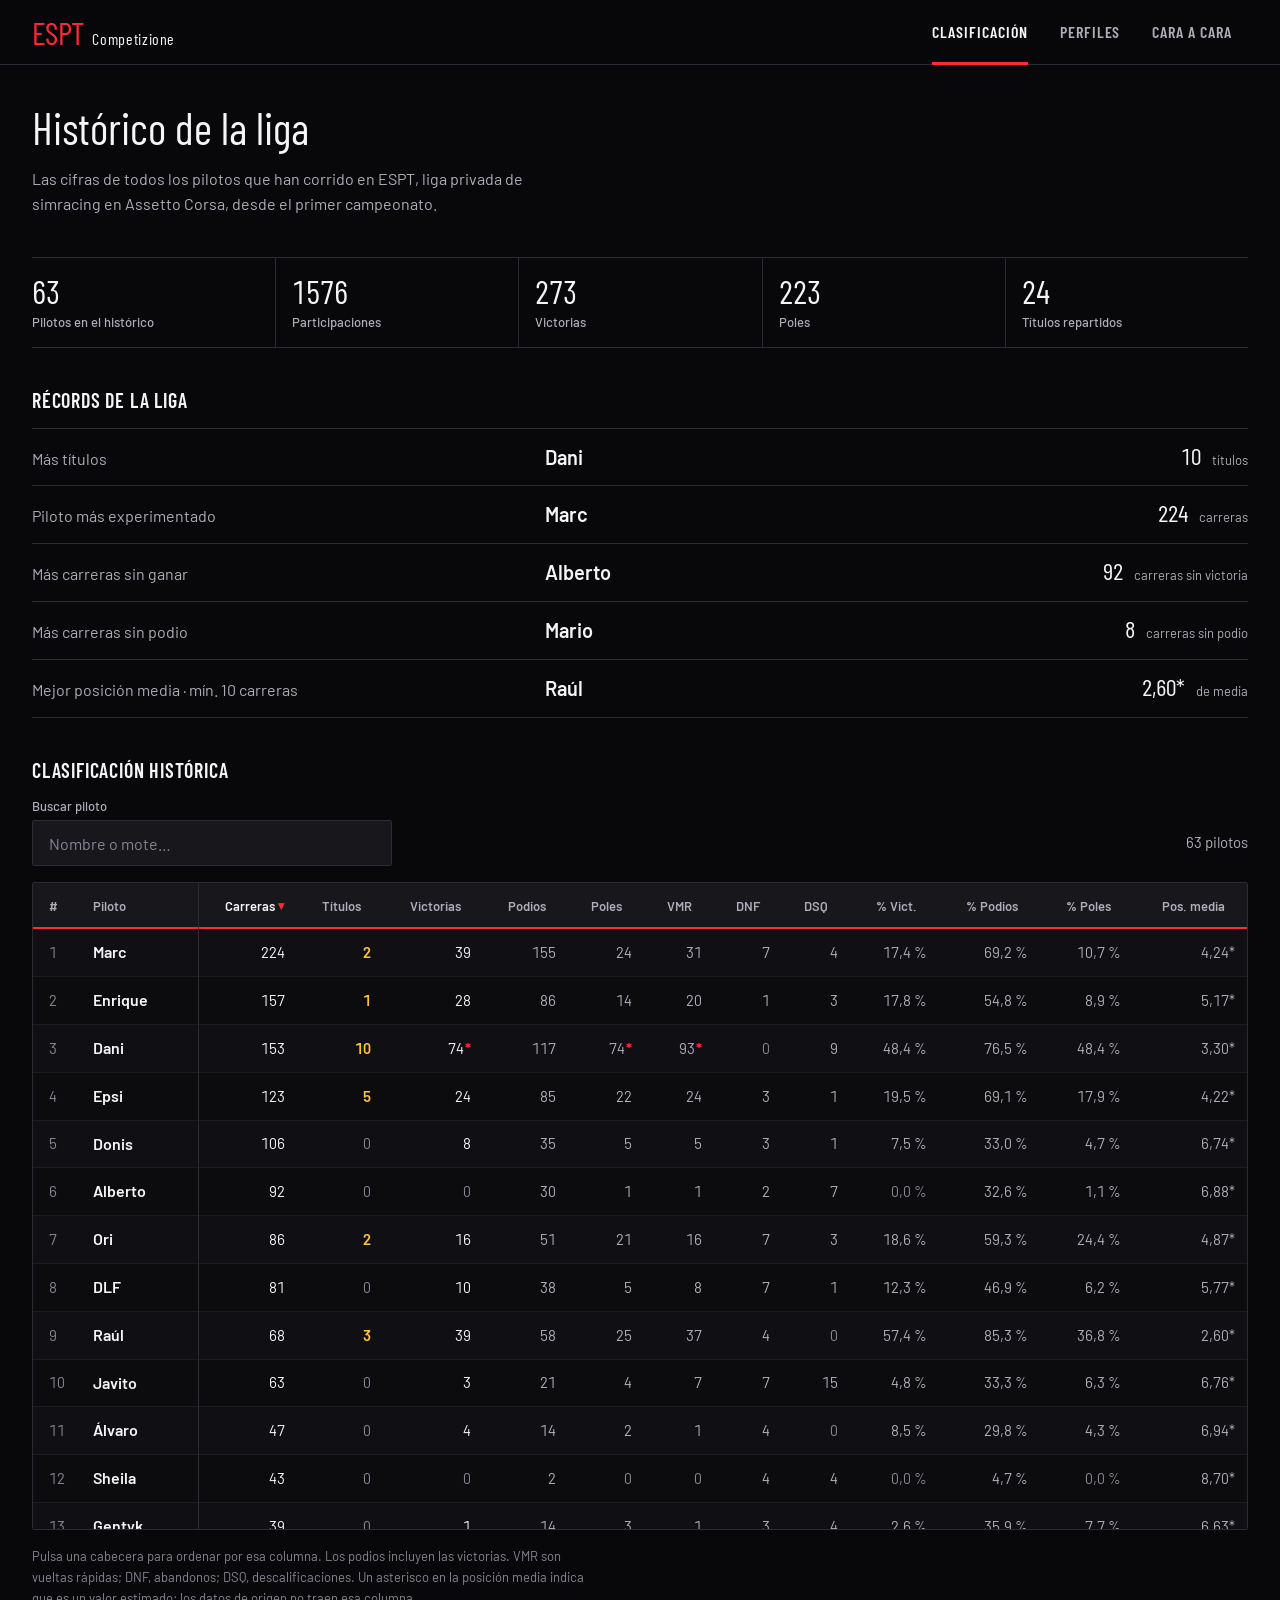
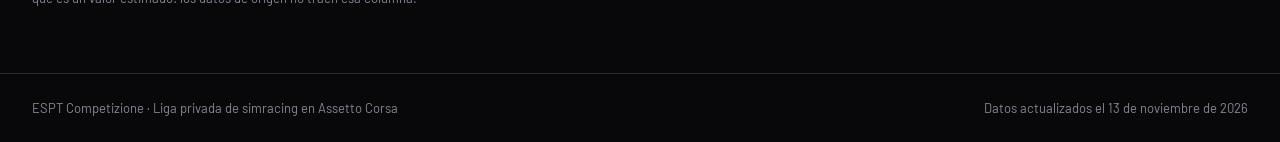
<file: index.html>
<!DOCTYPE html>
<html lang="es">
<head>
  <meta charset="UTF-8">
  <meta name="viewport" content="width=device-width, initial-scale=1">
  <title>Clasificación histórica — ESPT Competizione</title>
  <meta name="description" content="Estadísticas históricas de todos los pilotos de ESPT Competizione, liga privada de simracing en Assetto Corsa: carreras, títulos, victorias, podios y poles.">
  <meta name="color-scheme" content="dark">
  <meta name="theme-color" content="#08080a">
  <meta property="og:type" content="website">
  <meta property="og:site_name" content="ESPT Competizione">
  <meta property="og:title" content="Clasificación histórica — ESPT Competizione">
  <meta property="og:description" content="Estadísticas históricas de todos los pilotos de ESPT Competizione, liga privada de simracing en Assetto Corsa: carreras, títulos, victorias, podios y poles.">
  <link rel="icon" href="favicon.svg" type="image/svg+xml">

  <!-- Fuentes. Barlow es la de lectura; Accelerator, solo rótulos (ver css/tokens.css).
       Si el CDN no responde, la web se ve con la sans-serif del sistema. -->
  <link rel="preconnect" href="https://fonts.googleapis.com">
  <link rel="preconnect" href="https://fonts.gstatic.com" crossorigin>
  <link rel="stylesheet" href="https://fonts.googleapis.com/css2?family=Barlow:wght@400;500;600&amp;family=Barlow+Condensed:wght@500;600;700&amp;display=swap">
  <link rel="stylesheet" href="https://db.onlinewebfonts.com/c/f375fe11d4f432f1d0b9e127684bbad4?family=Accelerator+W01">

  <link rel="stylesheet" href="css/tokens.css">
  <link rel="stylesheet" href="css/base.css">
  <link rel="stylesheet" href="css/layout.css">
  <link rel="stylesheet" href="css/components.css">
  <link rel="stylesheet" href="css/pages/index.css">

  <!-- Dos módulos separados: si el de la página falla, la cabecera sale igual -->
  <script type="module" src="js/core/layout.js"></script>
  <script type="module" src="js/pages/index.js"></script>
</head>
<body>

  <a class="salto" href="#contenido">Saltar al contenido</a>

  <header class="cabecera" id="cabecera"></header>

  <main class="principal" id="contenido" tabindex="-1">
    <div class="contenedor">

      <noscript>
        <div class="aviso">Esta web necesita JavaScript activado para mostrar las estadísticas.</div>
      </noscript>

      <h1 class="titulo-vista">Histórico de la liga</h1>
      <p class="subtitulo-vista">
        Las cifras de todos los pilotos que han corrido en ESPT, liga privada de simracing
        en Assetto Corsa, desde el primer campeonato.
      </p>

      <section class="tira" id="tira-totales" aria-label="Totales de la liga"></section>

      <section class="bloque" aria-labelledby="titulo-records">
        <h2 class="titulo-seccion" id="titulo-records">Récords de la liga</h2>
        <div class="highlights-grid" id="highlights">
          <p class="cargando">Calculando récords…</p>
        </div>
      </section>

      <section class="bloque" aria-labelledby="titulo-tabla">
        <h2 class="titulo-seccion" id="titulo-tabla">Clasificación histórica</h2>

        <div class="controles">
          <div class="campo campo--corto">
            <label class="etiqueta" for="buscador">Buscar piloto</label>
            <input class="entrada" id="buscador" name="q" type="search" autocomplete="off"
                   spellcheck="false" placeholder="Nombre o mote…">
          </div>
          <!-- aria-live: un lector de pantalla anuncia cuántos quedan al filtrar -->
          <span class="recuento" id="recuento" role="status" aria-live="polite">Cargando…</span>
        </div>

        <div id="zona-tabla">
          <div class="table-responsive" tabindex="0" role="region" aria-labelledby="titulo-tabla">
            <table class="tabla" id="tabla-pilotos">
              <caption class="solo-lector">
                Clasificación histórica de pilotos. Las cabeceras ordenan la tabla.
              </caption>
              <thead><tr id="cabecera-tabla"></tr></thead>
              <tbody id="cuerpo-tabla">
                <tr><td class="cargando" colspan="14">Cargando datos…</td></tr>
              </tbody>
            </table>
          </div>
        </div>

        <p class="nota">
          Pulsa una cabecera para ordenar por esa columna. Los podios incluyen las victorias.
          VMR son vueltas rápidas; DNF, abandonos; DSQ, descalificaciones.
          Un asterisco en la posición media indica que es un valor estimado:
          los datos de origen no traen esa columna.
        </p>
      </section>

    </div>
  </main>

  <footer class="pie" id="pie"></footer>

</body>
</html>
</file>
<file: css/tokens.css>
/* =========================================================
   ESPT Competizione — tokens.css
   ÚNICO sitio donde se definen colores, tipografía, tamaños
   y espaciados. El resto de CSS y charts.js leen de aquí.
   Si cambias un valor, cambia en toda la web (gráficos incluidos).

   Los colores "derivados" (brillos, fondos translúcidos) se
   calculan con color-mix() a partir del color base: cambia
   --c-rojo y sus variantes se recalculan solas.

   Las fuentes se cargan con <link> en el <head> de cada HTML
   (no con @import aquí: un @import retrasa el pintado de toda
   la hoja de estilos hasta que responde el servidor de fuentes).
   ========================================================= */

:root {
  /* La web es oscura siempre: así el navegador pinta oscuros también
     las barras de scroll, los <select> y el autocompletado. */
  color-scheme: dark;

  /* ---------- Fondos ---------- */
  --c-pista:        #08080a;   /* fondo de página (igual que theme-color en los HTML) */
  --c-asfalto:      #101014;   /* superficies: tarjetas, tabla */
  --c-asfalto-alto: #17171c;   /* superficies elevadas: cabeceras, campos */
  --c-tarjeta:      #1f1f26;   /* hover de superficies elevadas */
  --c-linea:        #2b2b34;
  --c-linea-suave:  #1b1b21;   /* separadores entre filas */

  /* ---------- Texto ----------
     Los tres pasan de 4.5:1 de contraste sobre cualquiera de los fondos. */
  --c-texto:        #f5f5f7;
  --c-texto-2:      #adadb9;
  --c-texto-3:      #868694;

  /* ---------- Acentos base ---------- */
  --c-rojo:         #ff2a36;   /* marca, enlaces y piloto A */
  --c-rojo-oscuro:  #c9121e;   /* fondo de botón: el blanco encima se lee (5.8:1) */
  --c-rival:        #4cc3ff;   /* piloto B. Azul y no verde: rojo/verde no lo distingue un daltónico */
  --c-oro:          #ffc23d;   /* títulos */

  /* ---------- Acentos derivados (no tocar: salen de los base) ---------- */
  --c-rojo-glow:    color-mix(in srgb, var(--c-rojo) 32%, transparent);
  --c-rojo-suave:   color-mix(in srgb, var(--c-rojo) 9%, transparent);
  --c-rival-suave:  color-mix(in srgb, var(--c-rival) 10%, transparent);
  --c-oro-suave:    color-mix(in srgb, var(--c-oro) 12%, transparent);

  /* Fondos de fila: OPACOS a propósito. La columna congelada de la tabla
     los necesita sólidos para que las demás celdas no se vean por debajo. */
  --c-fila-par:     #0c0c0f;
  --c-fila-hover:   color-mix(in srgb, var(--c-rojo) 9%, var(--c-asfalto));

  /* ---------- Tipografía ----------
     Tres papeles, tres fuentes:
       display  rótulos grandes: logo, título de página, nombre de piloto
       base     todo lo que se lee: párrafos, tablas, formularios
       dato     cifras grandes y etiquetas en mayúsculas
     Accelerator es una fuente de rótulo: en tamaños pequeños o en una tabla
     no se lee, por eso solo se usa en display. */
  --f-display: "Accelerator W01", "Barlow Condensed", "Arial Narrow", sans-serif;
  --f-base:    "Barlow", system-ui, -apple-system, "Segoe UI", Roboto, sans-serif;
  --f-dato:    "Barlow Condensed", "Barlow", system-ui, "Arial Narrow", sans-serif;

  --t-xs:   0.8125rem;
  --t-sm:   0.9375rem;
  --t-md:   1rem;
  --t-lg:   1.25rem;
  --t-xl:   clamp(1.625rem, 1.3rem + 1.4vw, 2.25rem);
  --t-2xl:  clamp(1.5rem, 1rem + 2.4vw, 2.75rem);
  --t-3xl:  clamp(2rem, 1.2rem + 4.4vw, 4.5rem);

  /* ---------- Espaciado y formas ---------- */
  --e-1: 4px;
  --e-2: 8px;
  --e-3: 16px;
  --e-4: 24px;
  --e-5: 40px;
  --e-6: 64px;
  --radio: 2px;    /* esquinas rectas: es una hoja de resultados, no una app */
  --ancho: 1280px;
  --margen: clamp(16px, 4vw, 32px);   /* margen lateral: el mismo a izquierda y derecha */
  --alto-cabecera: 64px;

  /* ---------- Movimiento ---------- */
  --t-rapido: 140ms;
  --curva: cubic-bezier(0.2, 0.7, 0.2, 1);
}

@media (max-width: 640px) {
  /* En móvil la cabecera tiene dos filas: logo y menú. */
  :root { --alto-cabecera: 108px; }
}
</file>
<file: css/base.css>
/* =========================================================
   ESPT Competizione — base.css
   Reset, elementos HTML sueltos, estructura de página y
   estados comunes (cargando, avisos). Sin componentes.
   ========================================================= */

*, *::before, *::after { box-sizing: border-box; }

html {
  -webkit-text-size-adjust: 100%;
  /* Al saltar a un ancla o al tabular, la cabecera fija no tapa el destino. */
  scroll-padding-top: calc(var(--alto-cabecera) + var(--e-3));
  -webkit-tap-highlight-color: var(--c-rojo-suave);
}

body {
  margin: 0;
  background: var(--c-pista);
  color: var(--c-texto);
  font-family: var(--f-base);
  font-size: var(--t-md);
  line-height: 1.55;
  overflow-wrap: break-word;
  -webkit-font-smoothing: antialiased;
}

h1, h2, h3 { text-wrap: balance; }
p { text-wrap: pretty; }

canvas { max-width: 100%; }

img { max-width: 100%; display: block; }

a {
  color: var(--c-rojo);
  text-decoration: none;
  text-underline-offset: 3px;
}
a:hover { text-decoration: underline; }

/* Quita el retardo del doble toque en todo lo que se pulsa. */
a, button, select, input { touch-action: manipulation; }

:focus-visible {
  outline: 2px solid var(--c-texto);
  outline-offset: 2px;
  border-radius: 2px;
}

/* ---------- Enlace para saltar la cabecera (teclado y lectores) ---------- */
.salto {
  position: absolute;
  left: var(--margen);
  top: var(--e-2);
  z-index: 40;
  padding: var(--e-2) var(--e-3);
  background: var(--c-texto);
  color: var(--c-pista);
  border-radius: var(--radio);
  font-weight: 600;
  transform: translateY(-200%);
}
.salto:focus { transform: none; }

/* ---------- Estructura ---------- */
.contenedor {
  width: 100%;
  max-width: calc(var(--ancho) + 2 * var(--margen));
  margin: 0 auto;
  padding: 0 var(--margen);
}

.principal {
  padding: var(--e-5) 0 var(--e-6);
  min-height: 70vh;
}
.principal:focus { outline: none; }   /* recibe el foco del enlace de salto, no hace falta anillo */

.bloque { margin-top: var(--e-5); }

/* ---------- Cabecera de cada vista ---------- */
.titulo-vista {
  margin: 0;
  font-family: var(--f-display);
  font-size: var(--t-2xl);
  font-weight: 400;
  line-height: 1.05;
  overflow-wrap: anywhere;
}

.subtitulo-vista {
  margin: var(--e-3) 0 0;
  color: var(--c-texto-2);
  max-width: 62ch;
}

.numeros { font-variant-numeric: tabular-nums; font-feature-settings: "tnum" 1; }

.nota {
  margin: var(--e-3) 0 0;
  font-size: var(--t-xs);
  color: var(--c-texto-3);
  line-height: 1.6;
  max-width: 80ch;
}

/* ---------- Estados ---------- */
.aviso {
  padding: var(--e-4);
  border: 1px solid var(--c-rojo);
  border-left-width: 4px;
  background: var(--c-rojo-suave);
  color: var(--c-texto);
  border-radius: var(--radio);
}
.aviso p { margin: 0 0 var(--e-2); }
.aviso p:last-child { margin-bottom: 0; }

.aviso code {
  background: var(--c-pista);
  padding: 1px 5px;
  border-radius: 3px;
  color: var(--c-texto-2);
}

/* Aviso de una sección que ha fallado: más discreto que un error de página. */
.aviso--seccion {
  padding: var(--e-3);
  font-size: var(--t-sm);
}

.cargando { color: var(--c-texto-2); padding: var(--e-4) 0; margin: 0; }

/* Quita el elemento del todo: ni se ve ni lo lee un lector de pantalla. */
.oculto { display: none !important; }

/* Lo contrario: no se ve, pero un lector de pantalla sí lo lee. */
.solo-lector {
  position: absolute;
  width: 1px;
  height: 1px;
  margin: -1px;
  padding: 0;
  overflow: hidden;
  clip-path: inset(50%);
  white-space: nowrap;
  border: 0;
}

@media (prefers-reduced-motion: reduce) {
  * { animation: none !important; transition: none !important; }
}
</file>
<file: css/layout.css>
/* =========================================================
   ESPT Competizione — layout.css
   Cabecera (logo + navegación) y pie. Los pinta js/core/layout.js
   en las tres páginas: un solo HTML para toda la web.
   ========================================================= */

.cabecera {
  position: sticky;
  top: 0;
  z-index: 20;
  background: color-mix(in srgb, var(--c-pista) 92%, transparent);
  -webkit-backdrop-filter: blur(10px);
  backdrop-filter: blur(10px);
  border-bottom: 1px solid var(--c-linea);
}

/* Reserva el alto mientras layout.js pinta la cabecera:
   evita que la página dé un salto al cargar. */
.cabecera:empty { min-height: calc(var(--alto-cabecera) + 1px); }

.cabecera__fila {
  display: flex;
  align-items: stretch;
  justify-content: space-between;
  gap: var(--e-4);
  min-height: var(--alto-cabecera);
}

/* ---------- Logo ---------- */
.logo {
  display: inline-flex;
  align-items: baseline;
  align-self: center;
  gap: var(--e-2);
  font-family: var(--f-display);
  line-height: 1;
  color: var(--c-texto);
}
.logo:hover { text-decoration: none; }

.logo__espt {
  font-size: 2rem;
  color: var(--c-rojo);
  letter-spacing: -0.02em;
  transition: text-shadow var(--t-rapido) var(--curva);
}
.logo:hover .logo__espt { text-shadow: 0 0 22px var(--c-rojo-glow); }

.logo__competizione {
  font-size: 1rem;
  letter-spacing: 0.04em;
}

/* ---------- Navegación ---------- */
.nav { display: flex; }

.nav__enlace {
  position: relative;
  display: inline-flex;
  align-items: center;
  padding: 0 var(--e-3);
  color: var(--c-texto-2);
  font-family: var(--f-dato);
  font-size: var(--t-md);
  font-weight: 600;
  letter-spacing: 0.06em;
  text-transform: uppercase;
  white-space: nowrap;
  transition: color var(--t-rapido) var(--curva);
}

/* Subrayado que se dibuja desde la izquierda al pasar el ratón
   y se queda fijo en la página actual. */
.nav__enlace::after {
  content: "";
  position: absolute;
  left: var(--e-3);
  right: var(--e-3);
  bottom: -1px;
  height: 3px;
  background: var(--c-rojo);
  transform: scaleX(0);
  transform-origin: left center;
  transition: transform var(--t-rapido) var(--curva);
}
.nav__enlace:hover { color: var(--c-texto); text-decoration: none; }
.nav__enlace:hover::after,
.nav__enlace[aria-current="page"]::after { transform: scaleX(1); }
.nav__enlace[aria-current="page"] { color: var(--c-texto); }

/* ---------- Pie ---------- */
.pie {
  border-top: 1px solid var(--c-linea);
  padding: var(--e-4) 0;
  color: var(--c-texto-3);
  font-size: var(--t-xs);
}

.pie__fila {
  display: flex;
  flex-wrap: wrap;
  justify-content: space-between;
  gap: var(--e-2) var(--e-4);
}
.pie__fila p { margin: 0; }

/* ---------- Móvil: logo arriba, menú debajo a todo el ancho ---------- */
@media (max-width: 640px) {
  .cabecera__fila {
    flex-direction: column;
    gap: 0;
    padding-top: var(--e-3);
  }
  .logo { align-self: flex-start; }
  .logo__espt { font-size: 1.75rem; }
  .logo__competizione { font-size: 0.875rem; }

  /* Sale hasta los bordes de la pantalla para que los tres enlaces repartan el ancho. */
  .nav { margin: var(--e-2) calc(-1 * var(--margen)) 0; }
  .nav__enlace {
    flex: 1 1 0;
    justify-content: center;
    min-height: 48px;
    padding: 0 var(--e-1);
    font-size: var(--t-sm);
  }
  .nav__enlace::after { left: var(--e-2); right: var(--e-2); }
}
</file>
<file: css/components.css>
/* =========================================================
   ESPT Competizione — components.css
   Piezas que se usan en más de una página: controles,
   botones, tarjetas, títulos de sección y lienzo de gráficos.
   Lo que solo usa una página va en css/pages/.
   ========================================================= */

/* ---------- Títulos de sección ----------
   Mismo aspecto dentro y fuera de un bloque: una sola jerarquía. */
.titulo-seccion,
.tarjeta__titulo {
  margin: 0 0 var(--e-3);
  font-family: var(--f-dato);
  font-size: var(--t-lg);
  font-weight: 600;
  letter-spacing: 0.04em;
  text-transform: uppercase;
  line-height: 1.2;
  color: var(--c-texto);
}

/* ---------- Rótulo de un dato ---------- */
.etiqueta {
  font-size: var(--t-xs);
  font-weight: 500;
  line-height: 1.3;
  color: var(--c-texto-2);
}

/* ---------- Controles (buscador, selects) ---------- */
.controles {
  display: flex;
  align-items: flex-end;
  gap: var(--e-3);
  flex-wrap: wrap;
  margin-bottom: var(--e-3);
}

.campo {
  display: flex;
  flex-direction: column;
  gap: 6px;
  font-weight: 500;
  min-width: 0;
  flex: 1 1 240px;
}
.campo--corto { flex: 0 1 360px; }

.entrada,
.selector {
  width: 100%;
  min-height: 46px;
  padding: 10px var(--e-3);
  background-color: var(--c-asfalto-alto);
  color: var(--c-texto);
  border: 1px solid var(--c-linea);
  border-radius: var(--radio);
  font-family: inherit;
  font-size: var(--t-md);   /* 16px: por debajo, iOS hace zoom al enfocar */
  transition: border-color var(--t-rapido) var(--curva),
              background-color var(--t-rapido) var(--curva);
}
.entrada::placeholder { color: var(--c-texto-3); }
.entrada:hover,
.selector:hover { border-color: var(--c-texto-3); }
.entrada:focus-visible,
.selector:focus-visible {
  border-color: var(--c-rojo);
  outline: 2px solid var(--c-rojo-glow);
  outline-offset: 0;
}

.selector { cursor: pointer; }

.recuento {
  margin-left: auto;
  padding-bottom: 12px;
  font-size: var(--t-sm);
  color: var(--c-texto-2);
  white-space: nowrap;
}

/* ---------- Botones ----------
   Una sola pareja en toda la web: principal (relleno) y fantasma (borde). */
.boton {
  display: inline-flex;
  align-items: center;
  justify-content: center;
  gap: var(--e-2);
  min-height: 46px;
  padding: 0 var(--e-4);
  background: var(--c-rojo-oscuro);
  color: #fff;
  border: 1px solid transparent;
  border-radius: var(--radio);
  font-family: var(--f-dato);
  font-size: var(--t-md);
  font-weight: 600;
  letter-spacing: 0.06em;
  text-transform: uppercase;
  white-space: nowrap;
  cursor: pointer;
  transition: background-color var(--t-rapido) var(--curva),
              border-color var(--t-rapido) var(--curva),
              transform var(--t-rapido) var(--curva);
}
.boton:hover {
  background: var(--c-rojo);
  text-decoration: none;
  transform: translateY(-1px);
}
.boton:active { transform: translateY(1px); }

.boton--fantasma {
  background: transparent;
  color: var(--c-texto);
  border-color: var(--c-linea);
}
.boton--fantasma:hover {
  background: var(--c-rojo-suave);
  border-color: var(--c-rojo);
}

/* Botón cuadrado con solo un icono (lleva aria-label en el HTML). */
.boton--icono {
  width: 46px;
  padding: 0;
  flex: none;
}
.boton--icono svg { width: 20px; height: 20px; }

/* ---------- Bloques ----------
   Sin caja: un bloque se separa del anterior con una línea arriba, como las
   secciones de una hoja de resultados. (La clase se llama "tarjeta" por
   historia; ya no dibuja ninguna.) */
.tarjeta {
  min-width: 0;   /* item de grid: sin esto no encoge y el texto se sale */
  padding-top: var(--e-4);
  border-top: 1px solid var(--c-linea);
}

/* Bloque que va debajo de otro */
.tarjeta--separada { margin-top: var(--e-5); }

/* ---------- Cifra con su rótulo (totales, ficha de piloto) ----------
   Las cifras van en rejillas separadas solo por líneas finas, sin cajas.
   Cada rejilla (.tira, .rejilla-datos) dice cuál es la primera celda de
   cada fila para quitarle la línea izquierda y alinearla con el margen. */
.dato {
  display: flex;
  flex-direction: column;
  gap: var(--e-1);
  min-width: 0;
  padding: var(--e-3);
  border-top: 1px solid var(--c-linea);
  border-left: 1px solid var(--c-linea);
}

.dato__cifra {
  font-family: var(--f-display);
  font-size: clamp(1.375rem, 1rem + 1.3vw, 2.125rem);
  font-weight: 400;
  line-height: 1.1;
  white-space: nowrap;   /* "18,3 %" nunca se parte en dos líneas */
}
.dato__cifra--oro { color: var(--c-oro); }
.dato__cifra--cero { color: var(--c-texto-3); }

/* Barra fina bajo un porcentaje: el ancho llega por la variable --p (0 a 100). */
.dato__barra {
  height: 2px;
  margin-top: var(--e-2);
  background: var(--c-linea);
  overflow: hidden;
}
.dato__barra::after {
  content: "";
  display: block;
  height: 100%;
  width: calc(var(--p, 0) * 1%);
  background: var(--c-rojo);
}

/* ---------- Lienzo de gráficos ---------- */
.lienzo-envoltorio {
  position: relative;
  width: 100%;
  height: clamp(300px, 46vw, 400px);
}

/* ---------- Marca de la norma anti-Dani ----------
   Asterisco que cuelga de una cifra (Victorias/Poles/VMR en la tabla)
   cuando ese piloto tiene algo anulado por la norma. Es un <span title="…">:
   el tooltip lo pone el navegador solo, esto es solo el aspecto.
   Genérico a propósito por si otra página necesita el mismo marcador. */
.marca-norma {
  margin-left: 1px;
  color: var(--c-rojo);
  font-weight: 700;
  cursor: help;
}

@media (max-width: 640px) {
  .recuento { margin-left: 0; padding-bottom: 0; }
}
</file>
<file: css/pages/index.css>
/* =========================================================
   ESPT Competizione — pages/index.css
   Solo la clasificación: tira de totales, récords y tabla.
   ========================================================= */

/* ---------- Tira de totales de la liga ----------
   Una banda de cinco cifras separadas por líneas, sin cajas. */
.tira {
  display: grid;
  grid-template-columns: repeat(5, minmax(0, 1fr));
  margin-top: var(--e-5);
  border-bottom: 1px solid var(--c-linea);
}
.tira .dato:first-child { border-left: 0; padding-left: 0; }

/* Si la sección falla, el aviso ocupa toda la fila en vez de una celda. */
.tira > .aviso { grid-column: 1 / -1; }

/* ---------- Récords destacados ----------
   Una lista con renglones, como una hoja de resultados: qué récord, quién
   lo tiene y la cifra a la derecha. */
.highlights-grid { border-top: 1px solid var(--c-linea); }

.record {
  display: grid;
  /* Tercera columna de ancho fijo: si fuera "auto", cada renglón la haría de
     un ancho distinto y los nombres no quedarían alineados entre sí. */
  grid-template-columns: minmax(0, 1.2fr) minmax(0, 1fr) 17rem;
  align-items: baseline;
  gap: var(--e-2) var(--e-4);
  padding: 14px 0;
  border-bottom: 1px solid var(--c-linea);
}

.record__etiqueta {
  margin: 0;
  font-size: var(--t-md);
  font-weight: 400;
}

/* En el HTML la cifra va antes que el nombre; aquí se muestra al final. */
.record__piloto {
  order: 2;
  margin: 0;
  font-size: var(--t-lg);
  font-weight: 600;
  line-height: 1.25;
  overflow-wrap: anywhere;
}
.record__piloto a { color: var(--c-texto); }
.record__piloto a:hover { color: var(--c-rojo); }
.record__piloto--vacio { color: var(--c-texto-3); font-size: var(--t-md); font-weight: 400; }

.record__valor {
  order: 3;
  margin: 0;
  text-align: right;
  white-space: nowrap;
}
.record__valor .numeros {
  margin-right: 0.35em;   /* la itálica del rótulo se echa encima de la unidad */
  font-family: var(--f-display);
  font-size: 1.5rem;
  line-height: 1.1;
}

.record__unidad {
  font-size: var(--t-xs);
  color: var(--c-texto-2);
}

/* ---------- Tabla de clasificación ---------- */

/* El scroll (vertical Y horizontal) vive DENTRO de este contenedor, no en la
   página. Así la barra horizontal está siempre a la vista sin bajar hasta el
   último piloto, y la cabecera se puede quedar pegada arriba del contenedor. */
.table-responsive {
  max-height: 72vh;
  overflow: auto;
  border: 1px solid var(--c-linea);
  border-radius: var(--radio);
  background: var(--c-asfalto);
  scrollbar-color: var(--c-linea) var(--c-asfalto);   /* Firefox */
}

/* Barras oscuras en navegadores WebKit */
.table-responsive::-webkit-scrollbar { width: 12px; height: 12px; }
.table-responsive::-webkit-scrollbar-track { background: var(--c-asfalto); }
.table-responsive::-webkit-scrollbar-thumb {
  background: var(--c-linea);
  border: 3px solid var(--c-asfalto);
  border-radius: 6px;
}
.table-responsive::-webkit-scrollbar-thumb:hover { background: var(--c-texto-3); }

.tabla {
  width: 100%;
  /* separate + border-spacing 0 en lugar de collapse: con border-collapse los
     bordes de un <th> sticky desaparecen al desplazarse. Los bordes se pintan
     con box-shadow, que sí viaja con la celda. */
  border-collapse: separate;
  border-spacing: 0;
  font-size: var(--t-sm);
}

/* Ni datos ni cabeceras se parten: una cifra en dos líneas es ilegible, y con
   la fuente de lectura las cabeceras ya caben en una. */
.tabla td,
.tabla th { white-space: nowrap; }

.tabla thead th {
  position: sticky;
  top: 0;
  z-index: 3;
  padding: 0;
  background: var(--c-asfalto-alto);   /* opaco obligatorio: si no, las filas se ven debajo */
  box-shadow: inset 0 -2px 0 var(--c-rojo);
  color: var(--c-texto-2);
  font-size: var(--t-xs);
  font-weight: 600;
  text-align: right;
}
.tabla thead th:first-child { padding: 0 var(--e-2) 0 var(--e-3); text-align: left; }

/* El botón de ordenar ocupa toda la celda: toda la cabecera es pulsable
   y se llega a ella con el tabulador. */
.orden {
  display: flex;
  align-items: center;
  justify-content: flex-end;
  gap: 2px;
  width: 100%;
  min-height: 46px;
  padding: 0 12px;
  background: none;
  border: 0;
  color: inherit;
  font: inherit;
  letter-spacing: inherit;
  text-transform: inherit;
  cursor: pointer;
  transition: color var(--t-rapido) var(--curva),
              background-color var(--t-rapido) var(--curva);
}
.orden:hover { color: var(--c-texto); background: var(--c-tarjeta); }
.orden:focus-visible { outline-offset: -3px; }

.tabla th[data-clave="nombre"] .orden { justify-content: flex-start; }

.tabla th[aria-sort="ascending"] .orden,
.tabla th[aria-sort="descending"] .orden { color: var(--c-texto); }

/* Reserva sitio fijo para que la tabla no baile al ordenar, pero lo justo. */
.orden .flecha {
  display: inline-block;
  width: 0.9em;
  color: var(--c-rojo);
  font-size: 0.7em;
  text-align: center;
}

.tabla tbody td {
  padding: 11px 12px;
  text-align: right;
  border-bottom: 1px solid var(--c-linea-suave);
  color: var(--c-texto-2);
}
.tabla tbody tr:last-child td { border-bottom: 0; }

.tabla tbody tr:nth-child(even) { background: var(--c-fila-par); }
.tabla tbody tr:hover { background: var(--c-fila-hover); }

.tabla .celda-pos {
  width: 48px;
  padding-left: var(--e-3);
  text-align: left;
  color: var(--c-texto-3);
  box-shadow: inset 3px 0 0 transparent;
  transition: box-shadow var(--t-rapido) var(--curva);
}
.tabla tr:hover .celda-pos { box-shadow: inset 3px 0 0 var(--c-rojo); }

/* --- Columna del piloto congelada al desplazarse en horizontal ---
   Solo se congela ESTA columna y con left: 0, sin calcular desplazamientos:
   así no depende del ancho real de la columna de posición, que el navegador
   puede cambiar. Si prefieres que se desplace como las demás, borra este
   bloque entero y no se rompe nada más. */
.tabla thead th[data-clave="nombre"] {
  position: sticky;
  left: 0;
  z-index: 4;
  box-shadow: inset 0 -2px 0 var(--c-rojo), 1px 0 0 var(--c-linea);
}

.tabla tbody .celda-piloto {
  position: sticky;
  left: 0;
  z-index: 2;
  text-align: left;
  background: var(--c-asfalto);
  box-shadow: 1px 0 0 var(--c-linea);
}
.tabla tbody tr:nth-child(even) .celda-piloto { background: var(--c-fila-par); }
.tabla tbody tr:hover .celda-piloto { background: var(--c-fila-hover); }
/* --- fin de la columna congelada --- */

.celda-piloto a {
  color: var(--c-texto);
  font-size: var(--t-md);
  font-weight: 600;
}
.celda-piloto a:hover { color: var(--c-rojo); }

.mote {
  display: block;
  font-size: var(--t-xs);
  color: var(--c-texto-3);
}

.dato-fuerte { color: var(--c-texto) !important; }
.dato-titulos { color: var(--c-oro) !important; font-weight: 600; }
/* Los ceros se apagan: en una tabla de 65 filas, lo que destaca es quien tiene algo. */
.dato-cero { color: var(--c-texto-3) !important; }

.sin-resultados {
  padding: var(--e-5) var(--e-3) !important;
  text-align: center !important;
  white-space: normal !important;
  color: var(--c-texto-2);
}

/* ---------- Responsive ---------- */
@media (max-width: 900px) {
  /* Cinco cifras en dos filas sin hueco: dos anchas arriba y tres debajo. */
  .tira { grid-template-columns: repeat(6, minmax(0, 1fr)); }
  .tira .dato { grid-column: span 2; }
  .tira .dato:nth-child(-n+2) { grid-column: span 3; }
  .tira .dato:nth-child(3) { border-left: 0; padding-left: 0; }
}

@media (max-width: 640px) {
  .tira { grid-template-columns: repeat(2, minmax(0, 1fr)); }
  .tira .dato,
  .tira .dato:nth-child(-n+2) { grid-column: auto; }
  .tira .dato:first-child { grid-column: 1 / -1; }
  /* Primera celda de cada fila: la 1 (sola), la 2 y la 4. */
  .tira .dato:nth-child(3) { border-left: 1px solid var(--c-linea); padding-left: var(--e-3); }
  .tira .dato:nth-child(2),
  .tira .dato:nth-child(4) { border-left: 0; padding-left: 0; }

  /* Récord en dos renglones: el rótulo arriba; debajo, nombre y cifra. */
  .record { grid-template-columns: minmax(0, 1fr) auto; }
  .record__etiqueta { grid-column: 1 / -1; font-size: var(--t-sm); color: var(--c-texto-2); }
  .tabla tbody td { padding: 10px; }
  .orden { padding: 0 10px; }
}

@media (max-height: 700px) {
  .table-responsive { max-height: 80vh; }
}
</file>
